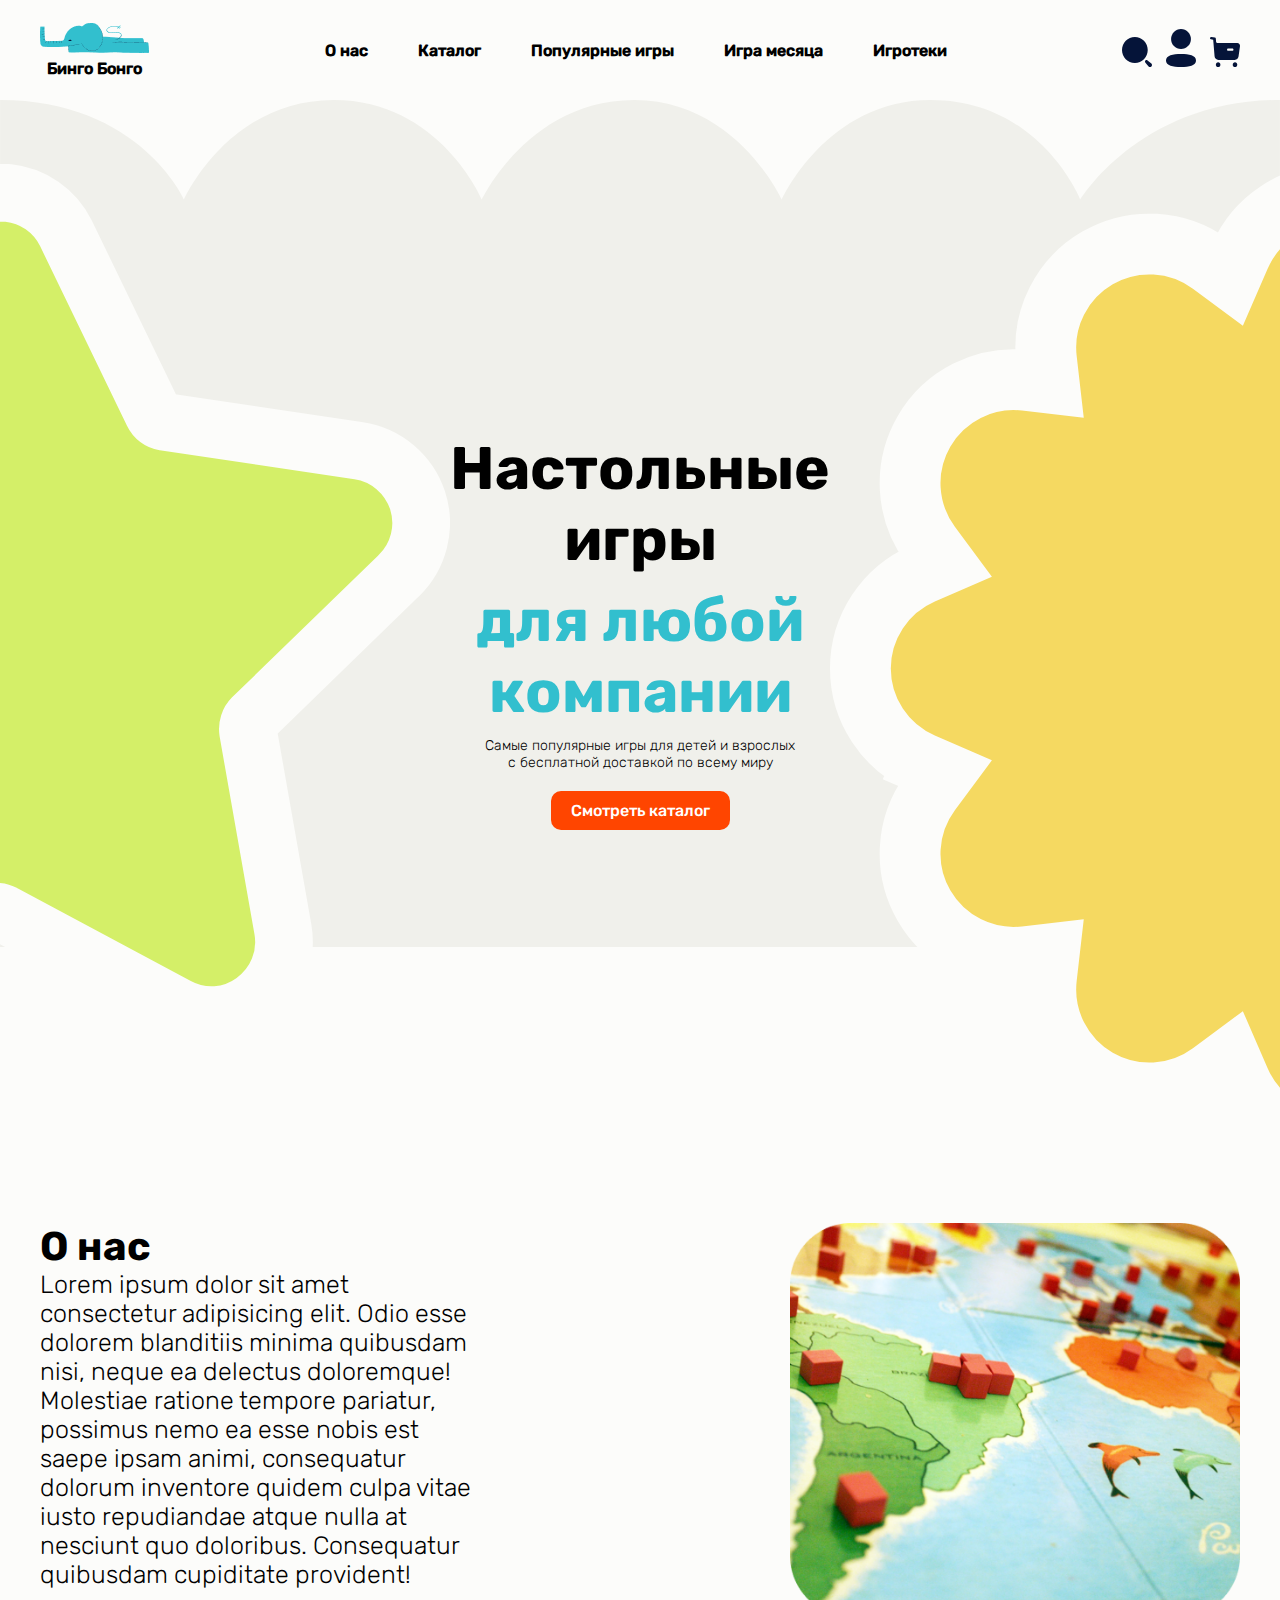
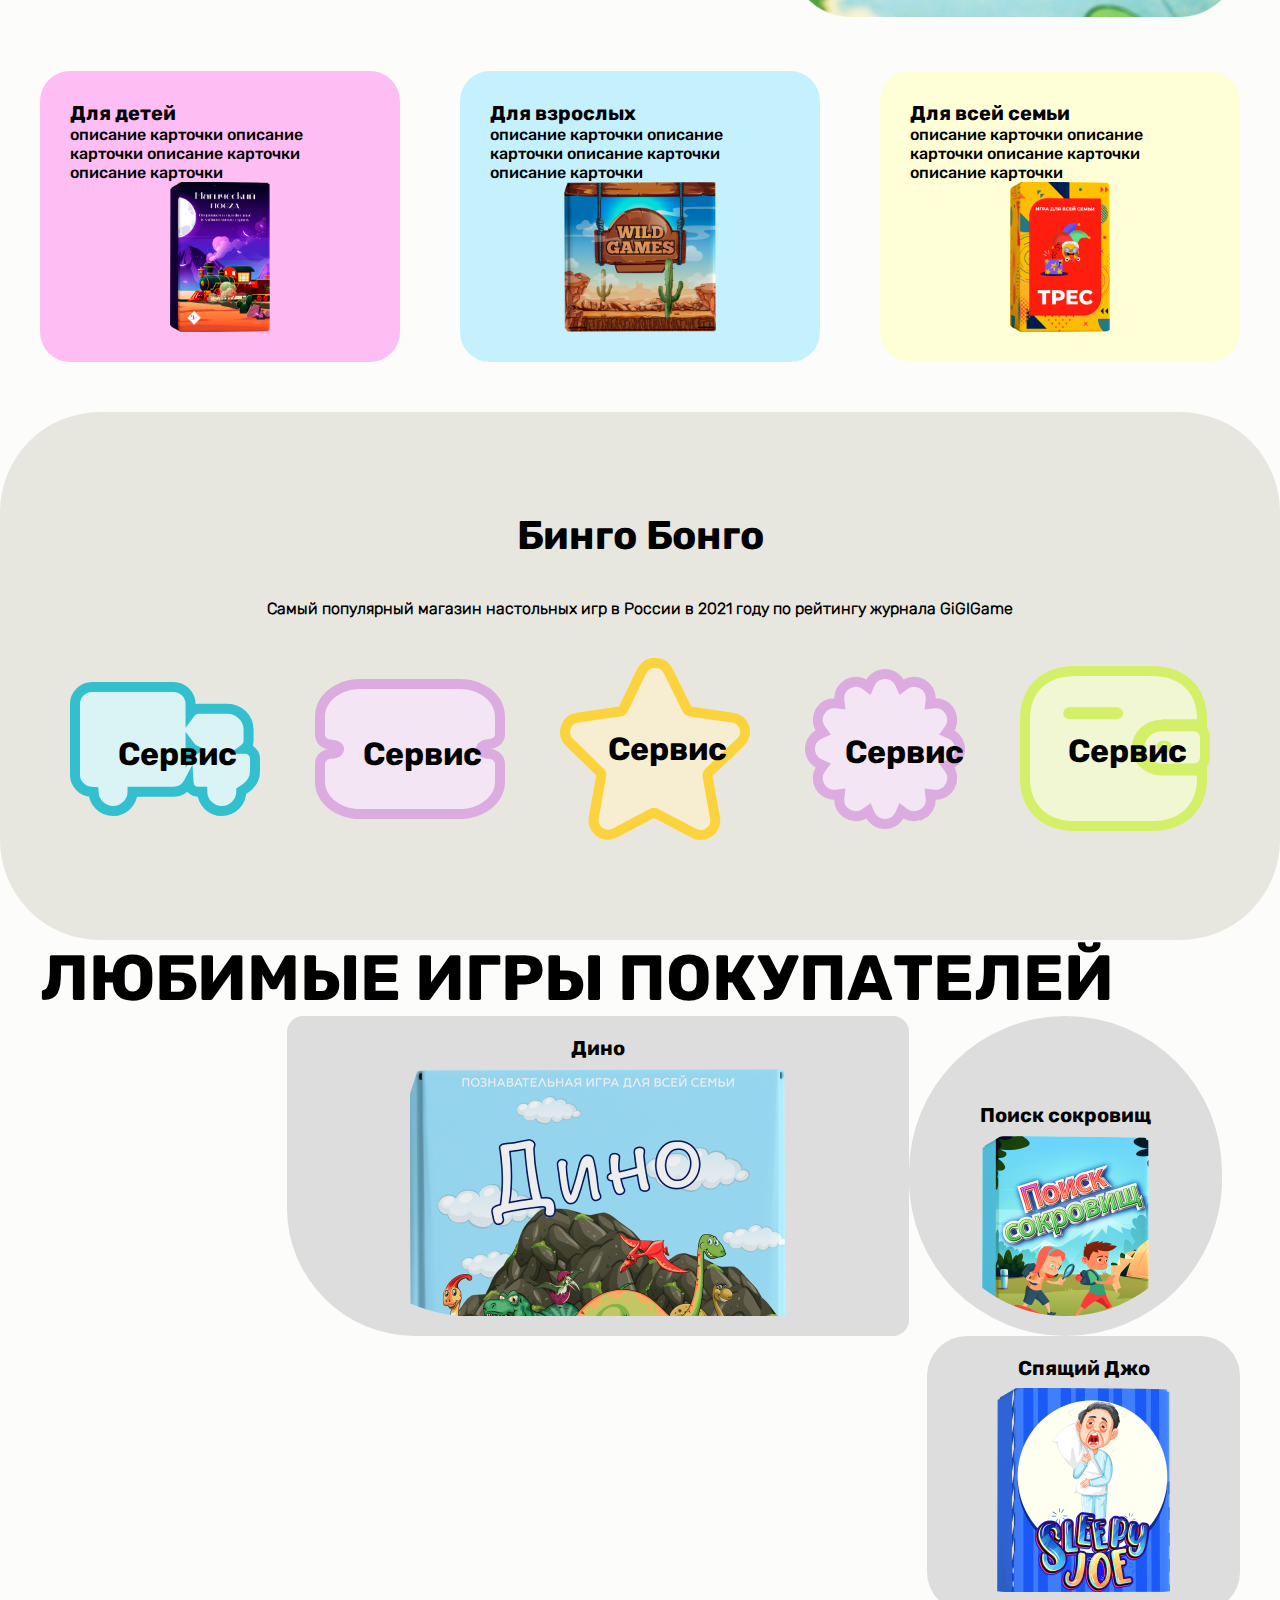
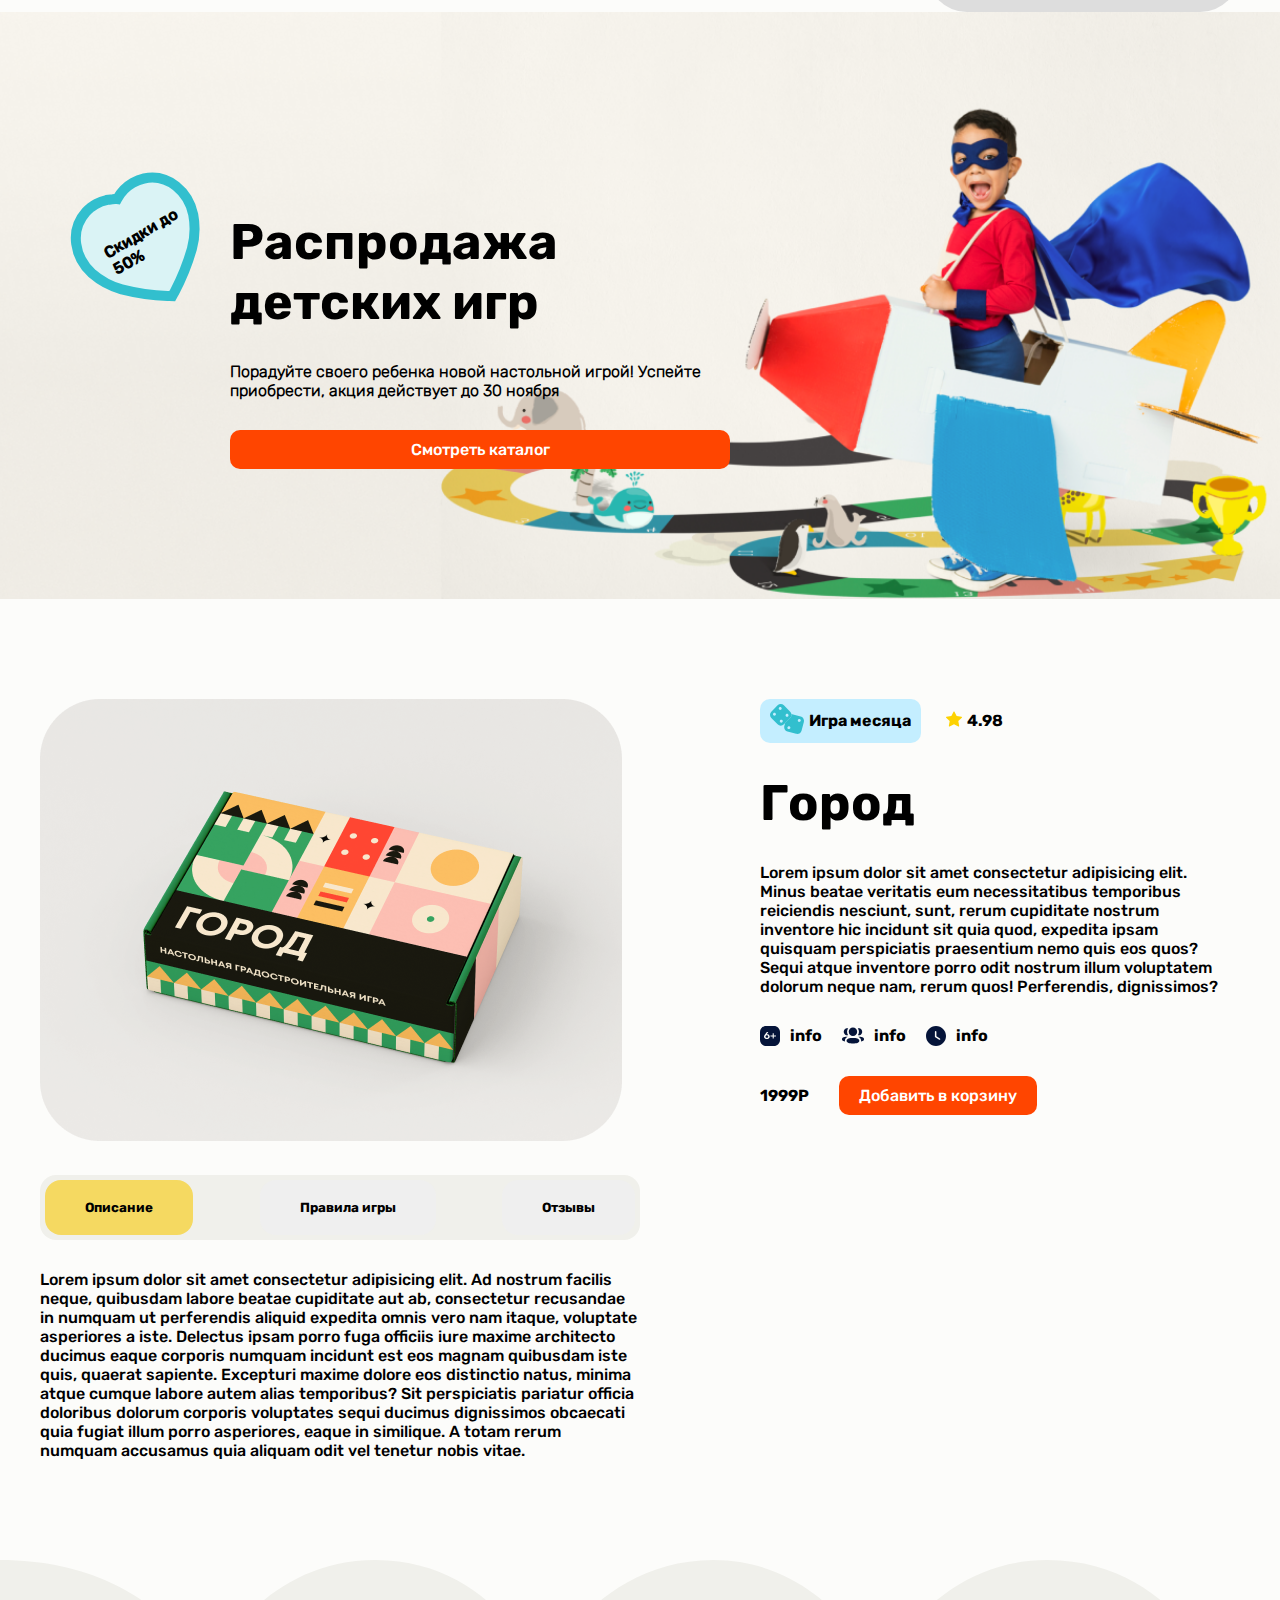
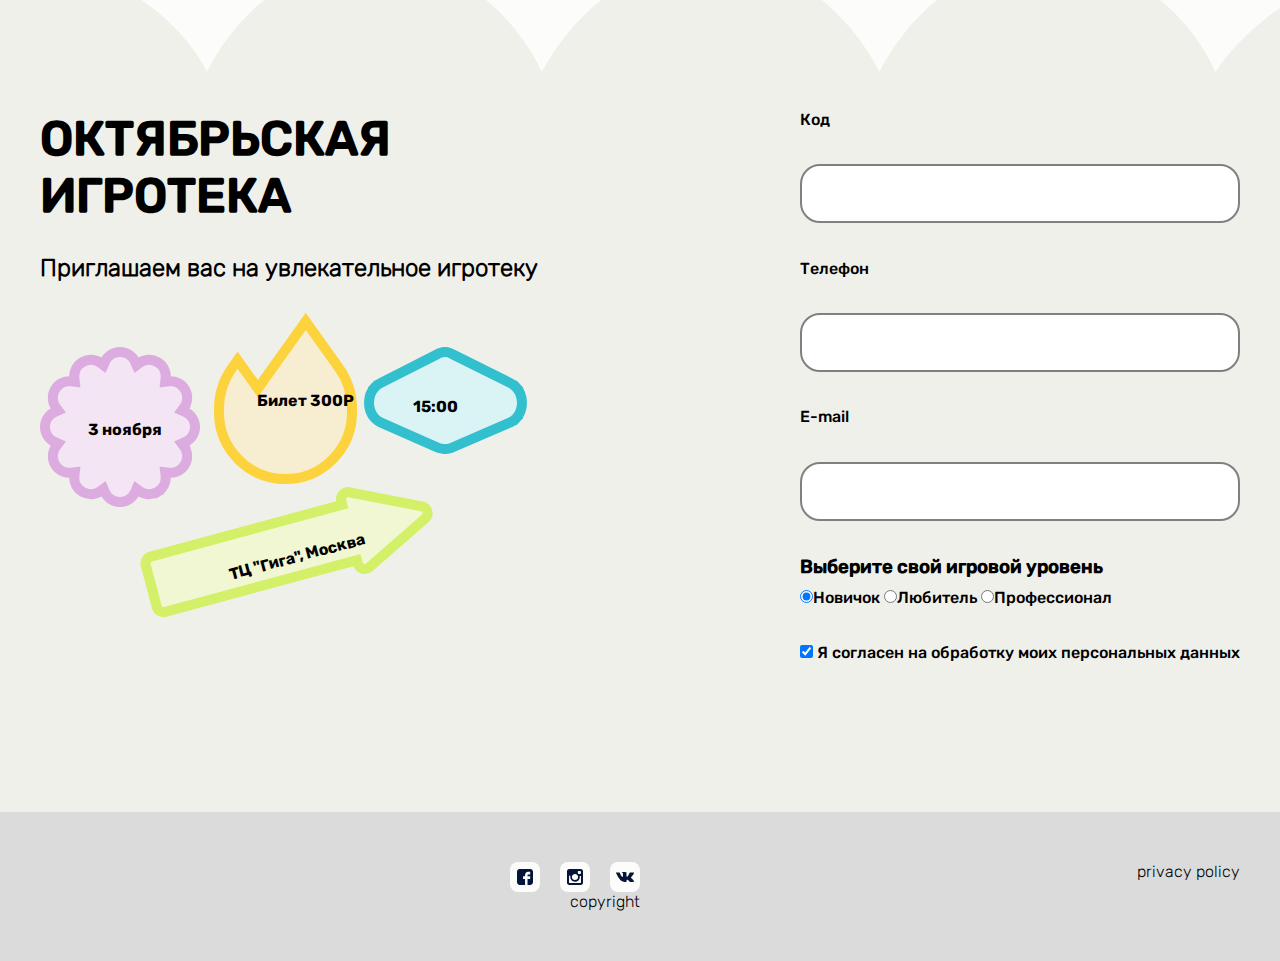
<file: bingo_bongo/index.html>
<!DOCTYPE html>
<html lang="en">

<head>
    <meta charset="UTF-8">
    <meta name="viewport" content="width=device-width, initial-scale=1.0">
    <title>Landing</title>
    <link rel="stylesheet" href="style.css">
</head>

<body>
    <header class="header">
        <div class="header__container _container">
            <a href="#" class="header__logo">
                <img src="./img/logotype.png" alt="logo">
                <span>Бинго Бонго</span>
            </a>
            <nav class="header__nav nav">
                <ul class="nav__list">
                    <li class="nav__element"><a href="#" class="nav__link">О нас</a></li>
                    <li class="nav__element"><a href="#" class="nav__link">Каталог</a></li>
                    <li class="nav__element"><a href="#" class="nav__link">Популярные игры</a></li>
                    <li class="nav__element"><a href="#" class="nav__link">Игра месяца</a></li>
                    <li class="nav__element"><a href="#" class="nav__link">Игротеки</a></li>
                </ul>
            </nav>
            <div class="burger-menu-icon">
                <div></div>
                <div></div>
                <div></div>
            </div>
            <div class="user-segment">
                <img src="./img/search.svg" alt="search">
                <img src="./img/profile.svg" alt="profile">
                <img src="./img/cart.svg" alt="cart">
            </div>
        </div>
    </header>

    <section class="intro">
        <img src="./img/star-main.svg" alt="star" class="intro__shape">
        
        <div class="intro__container _container">
            <h1 class="intro__title">
                Настольные игры
            </h1>
            <h2 class="intro__title i_t-blue">
                для любой компании
            </h2>
            <p class="intro__subtitle">
                Самые популярные игры для детей и взрослых<br> с бесплатной доставкой по всему миру
            </p>
            <a href="#" class="intro__button orange-button">Смотреть каталог</a>
        </div>
        <img src="./img/flower-main.svg" alt="flower" class="intro__shape">
    </section>
    <section class="about-us">
        <div class="about-us__container _container">
            <div class="about-us__text-segment text-segment">
                <h1 class="text-segment__header">О нас</h1>
                <p class="text-segment__text">Lorem ipsum dolor sit
                    amet consectetur adipisicing elit. Odio esse
                    dolorem blanditiis minima quibusdam nisi, neque
                    ea delectus doloremque! Molestiae ratione tempore
                    pariatur, possimus nemo ea esse nobis est saepe ipsam
                    animi, consequatur dolorum inventore quidem culpa vitae
                    iusto repudiandae atque nulla at nesciunt quo doloribus.
                    Consequatur quibusdam cupiditate provident!</p>
            </div>
            <div class="about-us__image">
                <img src="./img/game.png" alt="game">
            </div>
            <div class="about-us__cards cards">
                <div class="cards__card card">
                    <h3 class="card__title">Для детей</h3>
                    <p class="card_text">описание карточки описание карточки описание карточки описание карточки</p>
                    <div class="card__image">
                        <img src="./img/magictrain.png" alt="magictrain">
                    </div>
                </div>
                <div class="cards__card card">
                    <h3 class="card__title">Для взрослых</h3>
                    <p class="card_text">описание карточки описание карточки описание карточки описание карточки</p>
                    <div class="card__image">
                        <img src="./img/wildgames.png" alt="wildgames">
                    </div>
                </div>
                <div class="cards__card card">
                    <h3 class="card__title">Для всей семьи</h3>
                    <p class="card_text">описание карточки описание карточки описание карточки описание карточки</p>
                    <div class="card__image">
                        <img src="./img/tres.png" alt="tres">
                    </div>
                </div>
            </div>
        </div>
    </section>
    <section class="bingobongo">
        <div class="bingobongo__container _container">
            <h1 class="bingobongo__title">Бинго Бонго</h1>
            <h2 class="bingobongo__subtitle">
                Самый популярный магазин
                настольных игр в России
                в 2021 году по рейтингу журнала GiGIGame
            </h2>
            <div class="bingobongo__services services">
                <div class="services__service">
                    <img src="./img/car.svg" alt="car" class="services__image">
                    <h1 class="services__text">Сервис</h1>
                </div>
                <div class="services__service">
                    <img src="./img/ticket.svg" alt="ticket" class="services__image">
                    <h1 class="services__text">Сервис</h1>
                </div>
                <div class="services__service">
                    <img src="./img/star.svg" alt="star" class="services__image">
                    <h1 class="services__text">Сервис</h1>

                </div>
                <div class="services__service">
                    <img src="./img/flower.svg" alt="flower" class="services__image">
                    <h1 class="services__text">Сервис</h1>
                </div>
                <div class="services__service">
                    <img src="./img/wallet.svg" alt="wallet" class="services__image">
                    <h1 class="services__text">Сервис</h1>
                </div>
            </div>
        </div>
    </section>
    <section class="favorite-games">
        <div class="favorite-games__container _container">
            <h1 class="favorite-games__title">Любимые игры покупателей</h1>
            <div class="game-cards">
                <div class="game-cards__game-card game-card">
                    <h2 class="game-card__title">Дино</h2>
                    <img src="./img/dino.png" alt="dino" class="game-card__image">
                </div>
                <div class="game-cards__game-card game-card">
                    <h2 class="game-card__title">Поиск сокровищ</h2>
                    <img src="./img/treasurehunt.png" alt="treasurehunt" class="game-card__image">
                </div>
                <div class="game-cards__game-card game-card">
                    <h2 class="game-card__title">Спящий Джо</h2>
                    <img src="./img/sleepyjoe.png" alt="sleepyjoe" class="game-card__image">
                </div>
            </div>
        </div>

    </section>
    <section class="sales">
        <div class="sales__container _container">
            <div class="sales__label">
                <h4>Скидки до 50%</h4>
                <img src="./img/heart.svg" alt="heart">
            </div>
            
            <div class="sales__block">
                <h1 class="sales__title">Распродажа детских игр</h1>
                <h2 class="sales__subtitle">
                    Порадуйте своего ребенка
                    новой настольной игрой! Успейте приобрести,
                    акция действует до 30 ноября
                </h2>
                <a href="#" class="sales__button orange-button">Смотреть каталог</a>
            </div>
            <!-- <img class="sales__photo" src="./img/photo.png" alt="photo"> -->
        </div>
    </section>
    <section class="game-of-the-month">
        <div class="game-of-the-month__container _container">
            <div class="game-of-the-month__image"><img src="./img/town.png" alt="town game"></div>
            <div class="game-of-the-month__game-info game-info">
                <div class="game-info__achieves achieves">
                    <div class="achieves__status">
                        <div class="achieves__icon">
                            <img src="./img/dice.svg" alt="dice">
                        </div>
                        <div class="achieves__title">Игра месяца</div>
                    </div>
                    <div class="achieves__status">
                        <div class="achieves__icon">
                            <img src="./img/rate.svg" alt="star">
                        </div>
                        <div class="achieves__title">4.98</div>
                    </div>
                </div>
                <h1 class="game-info__title">Город</h1>
                <p class="game-info__text">
                    Lorem ipsum dolor sit
                    amet consectetur adipisicing elit. Minus beatae
                    veritatis eum necessitatibus temporibus reiciendis
                    nesciunt, sunt, rerum cupiditate nostrum inventore
                    hic incidunt sit quia quod, expedita ipsam quisquam
                    perspiciatis praesentium nemo quis eos quos? Sequi
                    atque inventore porro odit nostrum illum voluptatem
                    dolorum neque nam,
                    rerum quos! Perferendis, dignissimos?
                </p>
                <div class="game-info__quick-info quick-info">
                    <div class="quick-info__block">
                        <img src="./img/age.svg" alt="icon" class="quick-info__icon">
                        <p class="quick-info__text">info</p>
                    </div>
                    <div class="quick-info__block">
                        <img src="./img/company.svg" alt="icon" class="quick-info__icon">
                        <p class="quick-info__text">info</p>
                    </div>
                    <div class="quick-info__block">
                        <img src="./img/time.svg" alt="icon" class="quick-info__icon">
                        <p class="quick-info__text">info</p>
                    </div>
                </div>
                <div class="game-info__buy">
                    <p class="game-info__price">1999Р</p>
                    <a href="#" class="game-info__button orange-button">Добавить в корзину</a>
                </div>
            </div>
            <div class="game-of-the-month__tabs tabs">
                <div class="tabs__buttons">
                    <button class="tabs__button">Описание</button>
                    <button class="tabs__button">Правила игры</button>
                    <button class="tabs__button">Отзывы</button>
                </div>
                <div class="tabs__content">
                    Lorem ipsum dolor sit amet
                    consectetur adipisicing elit.
                    Ad nostrum facilis neque,
                    quibusdam labore beatae
                    cupiditate aut ab, consectetur
                    recusandae in numquam ut perferendis
                    aliquid expedita omnis vero nam itaque,
                    voluptate asperiores a iste. Delectus
                    ipsam porro fuga officiis iure maxime architecto
                    ducimus eaque corporis numquam incidunt est eos
                    magnam quibusdam iste quis, quaerat sapiente.
                    Excepturi maxime dolore eos distinctio natus,
                    minima atque cumque labore autem alias temporibus?
                    Sit perspiciatis pariatur officia doloribus dolorum corporis
                    voluptates sequi ducimus dignissimos obcaecati quia fugiat
                    illum porro asperiores, eaque in similique. A totam rerum
                    numquam accusamus quia
                    aliquam odit vel tenetur nobis vitae.
                </div>
            </div>
        </div>
    </section>
    <section class="game-library">
        <div class="game-library__container _container">
            <div class="game-library__meating-info meating-info">
                <h1 class="meating-info__title">Октябрьская<br>игротека</h1>
                <h2 class="meating-info__subtitle">Приглашаем вас на увлекательное игротеку</h2>
                <div class="meating-info__images">
                    <div class="meating-info__image">
                        <div class="meating-info__sticker">
                            <img src="./img/flower.svg" alt="3 november 300 rubls 15:00 Giga, Moskow">
                            <span>3 ноября</span>
                        </div>
                    </div>
                    <div class="meating-info__image">
                        <div class="meating-info__sticker">
                            <img src="./img/fire.svg" alt="3 november 300 rubls 15:00 Giga, Moskow">
                            <span>Билет 300Р</span>
                        </div>
                        
                    </div>
                    <div class="meating-info__image">
                        <div class="meating-info__sticker">
                            <img src="./img/rhomb.svg" alt="3 november 300 rubls 15:00 Giga, Moskow">
                            <span>15:00</span>
                        </div>
                        
                    </div>
                    <div class="meating-info__image">
                        <div class="meating-info__sticker">
                            <img src="./img/arrow.svg" alt="3 november 300 rubls 15:00 Giga, Moskow">
                            <span class="meating-info__rotate-text">ТЦ "Гига", Москва</span>
                        </div>
                        
                    </div>
                </div>

            </div>
            <div class="game-library__register-form register-form">
                <p class="register-form__input-title">Код</p>
                <input type="text" class="register-form__input">
                <p class="register-form__input-title">Телефон</p>
                <input type="number" class="register-form__input">
                <p class="register-form__input-title">E-mail</p>
                <input type="email" class="register-form__input">

                <div class="register-form__choice">
                    <h3 class="register-form__choice-title">Выберите свой игровой уровень</h3>
                    <input type="radio" checked name="level-radio" id="level-radio">Новичок
                    <input type="radio"  name="level-radio" id="level-radio">Любитель
                    <input type="radio"  name="level-radio" id="level-radio">Профессионал
                </div>
                <div id="personal-agreement">
                    <input type="checkbox" checked name="">
                    <span>Я согласен на обработку моих персональных данных</span>
                </div>
                
                
            </div>
        </div>
    </section>

    <footer class="footer">
        <div class="footer__container _container">
            <div class="footer__center">
                <div class="footer__socials">
                    <img src="./img/facebook.svg" alt="facebook">
                    <img src="./img/instagram.svg" alt="instagram">
                    <img src="./img/vk.svg" alt="vk">
                </div>

                <div class="footer__copyright">copyright</div>
            </div>
            
            <div class="footer__side">privacy policy</div>
        </div>
    </footer>
</body>

</html>
</file>
<file: bingo_bongo/style.css>
img{
    width: 100%;
}

@font-face {
    font-family: 'rubik900';
    src: url("./fonts/Rubik-Bold.ttf");
}
@font-face {
    font-family: 'rubik500';
    src: url("./fonts/Rubik-Medium.ttf");
}
@font-face {
    font-family: 'rubik300';
    src: url("./fonts/Rubik-Light.ttf");
}

* {
    box-sizing: border-box;
    margin: 0;
    padding: 0;
}

body{
    display: flex;
    flex-direction: column;
    background: #fcfcfa;
    padding: 0;
    margin: 0;
    font-family: 'rubik300';
}

a{
    text-decoration: none;
    color: black;
}
a:hover{
    text-decoration: underline;
}

h1,h2,h3,h4,a{
    font-family: 'rubik500';
}

._container {
    
    max-width: 1200px;
    margin: 0 auto;
}
@media (max-width: 992px){
    ._container {
        padding: 0px 30px;
        max-width: 800px;
        margin: 0 auto;
    }
}

/* Header */
/* ------------------------------------------------------------------------------------------------------------------------------------------------- */

.burger-menu-icon{
    
    width: 70px;
    height: 70px;
    display: none;
    flex-direction: column;
    justify-content: space-between;
}

.burger-menu-icon>div{
    width: 100%;
    height: 15px;
    background: #02abc9;
}

@media (max-width: 992px){
    .burger-menu-icon{
        display: flex;
    }
    .nav {
        display: none;
    }
}

.header {

}
.header__container {
    min-height: 100px;
    display: flex;
    flex-wrap: wrap;
    justify-content: space-between;
    align-items: center;
}

.header__logo {
    display: flex;
    flex-direction: column;
    align-items: center;
    text-decoration: none;
    color:black;
    font-weight: 700;
}
.header__nav {
}
.nav {
}
.nav__list {
    display: flex;
    flex-wrap: wrap;
}
.nav__list>*:not(:last-child){
    margin-right: 50px;
}
.nav__element {
    list-style-type: none;
}
.nav__link {
    text-decoration: none;
    color: black;
    font-weight: 700;
    transition: 0.2s;
}
.nav__link:hover{
    opacity: 0.7;
}
.user-segment {
}
.user-segment>*:not(:last-child){
    margin-right: 10px;
}
.user-segment img{
    width: 30px;
}

/* Intro */
/* ------------------------------------------------------------------------------------------------------------------------------------------------- */

.i_t-blue{
    color: #32bfce;
}

.intro {
    display: flex;
    width: 100%;
    background-image: url(./img/waves_big.svg);
    background-size: contain;
    background-repeat: repeat-x;
}
.intro__container {
    display: flex;
    flex-direction: column;
    align-items: center;
    justify-content: center;
    min-height: 500px;
}
.intro__container>*:not(:last-child){
    margin-bottom: 10px;
}
.intro__shape~.intro__shape{
    position: relative;
    margin-left: 0 auto;
}
.intro__shape{
    align-self: flex-start;
    margin-top: 5%;
}


.intro__title {
    font-family: 'rubik900';
    text-align: center;
    font-weight: 900;
    font-size: 60px;
}
.intro__title>span{
    color:aquamarine;
}
.intro__subtitle {
    font-weight: 400;
    text-align: center;
    font-size: 14px;
}
.intro__button {
    margin: 10px;
}
.orange-button {
    font-family: 'rubik500';
    font-weight: 500;
    font-size: 16px;
    padding: 10px 20px;
    border-radius: 10px;
    display: flex;
    align-items: center;
    justify-content: center;
    background: orangered;
    color:white;
    text-decoration: none;
    transition: 0.1s linear;
}
.orange-button:hover{
    background: #43ff8e;
}

@media (max-width: 992px){
    .intro__title{
        font-size: 30px;
    }
    .intro__shape{
        display: none;
    }
}


/* About us */
/* ------------------------------------------------------------------------------------------------------------------------------------------------- */

.about-us {
    padding: 50px 0px;
}
.about-us__container {
    display: flex;
    flex-wrap: wrap;
    justify-content: space-between;
}
.about-us__container>*:not(:last-child){
    margin-bottom: 50px;
}
.about-us__text-segment {
    max-width: 450px;
}
@media (max-width: 992px){
    .about-us__text-segment {
        max-width: 100%;
    }
}
.text-segment {
}
.text-segment__header {
    font-size: 40px;
    font-family: 'rubik900';
}
.text-segment__text {
    font-size: 25px;
    font-family: 'rubik300';
}
.about-us__image{
    max-width: 450px;
}
.about-us__image img{
    width: 100%;
}
.about-us__cards {
}
.cards {
    width: 100%;
    display: flex;
    flex-wrap: wrap;
    justify-content: space-between;
}
.cards__card {
}
.card~.card~.card{
    background: rgb(255, 255, 215);
}
.card~.card{
    background: rgb(197, 241, 255);
}
.card {
    width: 30%;
    border-radius: 30px;
    padding: 30px;
    background: #ffbef3;
    display: flex;
    flex-direction: column;
    align-items: center;
}
.card__title {
    width: 100%;
    text-align: left;
    font-size: 20px;
    font-family: 'rubik900';
}
.card_text {
    max-width: 300px;
    font-size: 16px;
    font-family: 'rubik500';
}
.card__image {
    max-height: 150px;
    background-size: cover;
}
.card__image>img{
    height: 100%;
}

/* Bingobongo advantages */

.bingobongo {
    background: #e8e7df;
    padding:100px 0px;
    border-radius: 100px;
}
.bingobongo__container {
    padding: 0px 30px;
    display: flex;
    flex-wrap: wrap;
    flex-direction: column;
    justify-content: center;
}
.bingobongo__container>*:not(:last-child){
    margin-bottom: 40px;
}
.bingobongo__title {
    text-align: center;
    font-size: 40px;
    font-family: 'rubik900';
}
.bingobongo__subtitle {
    text-align: center;
    font-size: 16px;
    font-family: 'rubik300';
}
.bingobongo__services {
}
.services {
    display: flex;
    flex-wrap: wrap;
    align-items: center;
    justify-content: space-between;
}
.services__service {
    position: relative;
    background-image: url("./img/");
}
.services__text {
    position: absolute;
    top: 40%;
    left: 25%;
    font-family: 'rubik900';
}
.services__image{
    display: flex;
    align-items: center;
    justify-content: center;
}

/* Favorite Games */
/* ---------------------------------------------------------------------------------------------------------- */

.favorite-games {
}
.favorite-games__container {
    display: flex;
    flex-wrap: wrap;
    justify-content: space-between;
    align-items: center;
}
.favorite-games__title {
    font-family: 'rubik900';
    font-size: 4em;
    text-transform: uppercase;
}

@media (max-width: 992px){
    .favorite-games__title{
        font-size: 30px;
    }
}

.game-cards {
    display: flex;
    flex-wrap: wrap;
    justify-content: flex-end;
}
.game-cards__game-card {
}
.game-card {
    background: #dddddd;
    padding: 20px;
    display: flex;
    flex-direction: column;
    justify-content: flex-end;
    
}
.game-card:nth-of-type(3){
    margin-left: 1.5%;
    max-width: 400px;
    border-radius: 2.5rem;
}
.game-card:nth-of-type(2){
    margin-right: 1.5%;
    max-width: 400px;
    border-radius: 10rem;
}
.game-card:nth-of-type(1){
    border-radius: 1rem 1rem 1rem 8rem;
    max-width: 800px;
}
.game-card__title {
    text-align: center;
    font-family: 'rubik900';
    font-size: 20px;
}
.game-card__image {
}

/* Sales */
/* ---------------------------------------------------------------------------------------------------------- */

.sales {
    background-image: url("./img/photo.png");
    background-size: cover;
    background-repeat: no-repeat;
    background-position: right;
}

.sales__container {
    display: flex;
    flex-wrap: wrap;
    align-items: flex-start;
    padding: 130px 0px;
}
.sales__label{
    margin: 30px;
    position: relative;
}
.sales__label h4{
    transform: rotate(-30deg);
    position: absolute;
    top:35%;
    left: 25%;
}
.sales__block {
    margin-top: 70px;
    max-width: 500px;
}
.sales__block>*:not(:last-child){
    margin-bottom: 30px;
}
.sales__title {
    font-family: 'rubik900';
    font-size: 50px;
}
.sales__subtitle {
    font-family: 'rubik300';
    font-size: 16px;
}
.sales__button {
}

/* Game of the month */

.game-of-the-month {
    font-family: 'rubik500';
}
.game-of-the-month__container {
    padding: 100px 0px;
    display: flex;
    flex-wrap: wrap;
    justify-content: space-between;
}
.game-of-the-month__image {
}
.game-of-the-month__game-info {
}
.game-info {
    padding: 0px 20px;
    max-width: 500px;
}
.game-info>:not(:last-child){
    margin-bottom: 30px;
}
.game-info__achieves {
    
}


@media (max-width: 992px){
    .game-info {
        max-width: 100%;
    }
    .sales__block{
        width: 100%;
    }
}

.achieves {
    display: flex;
}
.achieves>*:not(:last-child){
    margin-right: 15px;
}
.achieves__status {
    padding: 5px 10px;
    border-radius: 10px;
    background: rgb(196, 238, 255);
    display: flex;
    align-items: center;
}
.achieves__status>*:not(:last-child){
    margin-right: 5px;
}
.achieves__status~.achieves__status{
    background: none;
    display: flex;
    align-items: center;
}
.achieves__icon {
    
}
.achieves__title {
    font-family: 'rubik900';
}
.game-info__title {
    font-size: 50px;
    font-family: 'rubik900';
}
.game-info__text {
}
.game-info__quick-info {
}
.quick-info {
    font-family: 'rubik900';
    display: flex;
    align-items: center;
}
.quick-info>*:not(:last-child){
    margin-right: 20px;
}
.quick-info__block {
    display: flex;
}
.quick-info__block>*:not(:last-child){
    margin-right: 10px;
}
.quick-info__icon {
}
.quick-info__text {
}
.game-info__buy {
    display: flex;
    align-items: center;
}
.game-info__buy>*:not(:last-child){
    margin-right: 30px;
}
.game-info__price {
    font-family: 'rubik900';
}
.game-info__button {
}
.game-of-the-month__tabs {
}
.tabs {
    width: 50%;
}
.tabs__buttons {
    margin: 30px 0px;
    border-radius: 1rem;
    display: flex;
    justify-content: space-between;
    padding: 5px;
    background: #f0f0eb;
}
.tabs__button {
    font-family: 'rubik900';
    border: none;
    border-radius: 1rem;
    padding: 20px 40px;
}
.tabs__button:nth-of-type(1){
    background: #f5d961;
}
.tabs__button:hover{
    opacity: 0.7;
    background: gray;
}
.tabs__content {
}

@media (max-width: 992px){
    .tabs{
        width: 100%;
    }
}

/* Game library */
/* ------------------------------------------------------------------------- */

.game-library {
    padding: 150px 0px;
    background-image: url("./img/waves_big.svg");
    background-size: 50% cover;
}
.game-library__container {
    display: flex;
    flex-wrap: wrap;
    justify-content: space-between;
}
.game-library__meating-info {
}

/* Meating info */
/* --------------------------------------------------- */
.meating-info {
}
.meating-info>*:not(:last-child){
    margin-bottom: 30px;
}
.meating-info__title {
    font-size: 3rem;
    text-transform: uppercase;
}
.meating-info__subtitle {
    font-family: 'rubik300';
}
.meating-info__images {
    height: 350px;
    position: relative;
}
.meating-info__image {
    top: 0;
    left: 0;
    position: absolute;
}
.meating-info__image:nth-of-type(1){
    top: 10%;
    left: 0;
}
.meating-info__image:nth-of-type(2){
    top: 0%;
    left: 35%;
}
.meating-info__image:nth-of-type(3){
    top: 10%;
    left: 65%;
}
.meating-info__image:nth-of-type(4){
    top: 50%;
    left: 20%;
}
.meating-info__sticker{
    position: relative;
}
.meating-info__sticker>span{
    font-family: "rubik900";
    position: absolute;
    top: 45%;
    left: 30%;
}

.meating-info__rotate-text{
    transform: rotate(-15deg);
}

.game-library__register-form {
}

/* Register form */
/* ---------------------------------------------------- */
.register-form {
    font-family: "rubik500";
    display: flex;
    flex-direction: column;
    justify-content: space-between;
}
.register-form>*:not(:last-child){
    margin-bottom: 20px;
}
.register-form__input-title {
    margin-bottom: 20px;
}
.register-form__input {
    width: 100%;
    padding: 20px;
    border: 2px solid gray;
    border-radius: 20px;
}
.register-form__choice {
}
.register-form__choice-title {
    margin-bottom: 10px;
}

.personal-agreement{

}

/* footer ========================================================= */

.footer {
    padding: 50px 0px;
    background: #dbdbdb;
}
.footer__container {
    display: flex;
    
}
.footer__container>*{
    display: flex;
    flex-direction: column;
    align-items: flex-end;
    margin-left: auto;
    width: 50%;
}
.footer__center {
}
.footer__socials {
    display: flex;
}
.footer__socials>*:not(:last-child){
    margin-right: 20px;
}
.footer__copyright {
}
.footer__side {
}
</file>
